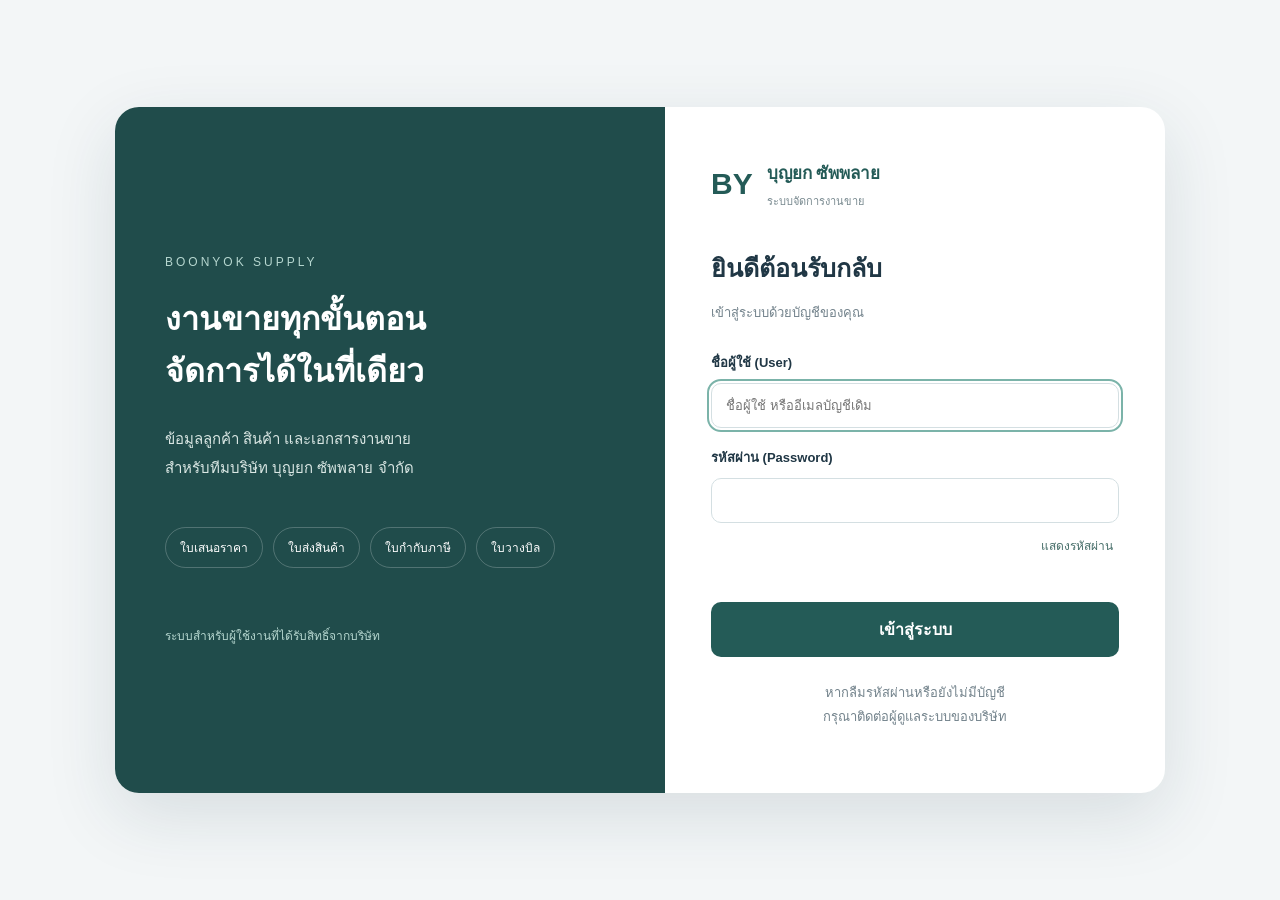
<file: index.html>
<!doctype html>
<html lang="th" class="auth-pending">
  <head>
    <meta charset="UTF-8" />
    <meta name="viewport" content="width=device-width, initial-scale=1.0" />
    <title>Flowbill CRM — ศูนย์กลางงานขาย</title>
    <style>.auth-pending body{visibility:hidden}</style>
    <script src="auth-page.js?v=boonyok-1"></script>
    <link rel="preconnect" href="https://fonts.googleapis.com" />
    <link rel="preconnect" href="https://fonts.gstatic.com" crossorigin />
    <link href="https://fonts.googleapis.com/css2?family=IBM+Plex+Sans+Thai:wght@400;500;600;700&family=Manrope:wght@500;600;700;800&display=swap" rel="stylesheet" />
    <link rel="stylesheet" href="styles.css" />
    <link rel="stylesheet" href="fix.css" />
  </head>
  <body>
    <div class="app-shell">
      <aside class="sidebar">
        <a class="brand" href="#dashboard"><span class="brand-mark">F</span><span>Flowbill <b>CRM</b></span></a>
        <div class="workspace"><span class="avatar">B</span><span><strong>Boonyok supply Co.,Ltd.</strong><small>พื้นที่ทำงานหลัก</small></span><span class="chevron">⌄</span></div>
        <nav>
          <p>ภาพรวม</p>
          <button class="nav-link active" data-page="dashboard"><span>▦</span>แดชบอร์ด</button>
          <p>งานขาย</p>
          <button class="nav-link" data-page="quotations"><span>▧</span>ใบเสนอราคา</button>
          <button class="nav-link" data-page="tax-invoices"><span>▣</span>ใบกำกับภาษี</button>
          <button class="nav-link" data-page="delivery-notes"><span>▥</span>ใบส่งของ</button>
          <button class="nav-link" data-page="invoices"><span>▤</span>ใบวางบิล</button>
          <button class="nav-link" data-page="cash-bills"><span>▧</span>บิลเงินสด</button>
          <p>คลังข้อมูล</p>
          <button class="nav-link" data-page="company-profile"><span>▣</span>ข้อมูลบริษัท</button>
          <button class="nav-link" data-page="customers"><span>♙</span>ลูกค้า</button>
          <button class="nav-link" data-page="products"><span>▱</span>สินค้าและราคา</button>
          <button class="nav-link" data-page="purchase-tax"><span>▧</span>ภาษีซื้อ</button>
          <button class="nav-link" data-page="sales-tax"><span>▤</span>ภาษีขาย</button>
          <button class="nav-link" data-page="settings"><span>⚙</span>ตั้งค่า</button>
          <button class="nav-link" type="button" id="logout-button"><span aria-hidden="true">↪</span>ออกจากระบบ</button>
        </nav>
        <div class="sidebar-note"><span>✦</span><p><b>บุญยก ซัพพลาย</b><br />ระบบจัดการงานขายของบริษัท</p></div>
      </aside>
      <main>
        <header><div><p class="eyebrow" id="breadcrumb">ภาพรวม</p><h1 id="page-title">ภาพรวมบริษัท บุญยก ซัพพลาย จำกัด</h1></div><div class="header-actions"><button class="icon-button" aria-label="การแจ้งเตือน">♢</button><button class="primary" id="new-action">+ สร้างใบเสนอราคา</button></div></header>
        <section id="dashboard" class="page active-page"><p role="status">กำลังโหลดภาพรวมบริษัท…</p></section>
        <section id="customers" class="page"><div class="page-toolbar"><div class="search">⌕ <input id="customer-search" placeholder="ค้นหาชื่อ, บริษัท, เลขผู้เสียภาษี" /></div><button class="primary" id="add-customer">+ เพิ่มลูกค้า</button></div><article class="panel table-panel"><div class="panel-title"><div><h3>ลูกค้าทั้งหมด</h3><p id="customer-count">0 ราย</p></div><button class="ghost">กรอง ⌄</button></div><table><thead><tr><th>ลูกค้า</th><th>เลขผู้เสียภาษี</th><th>โทรศัพท์</th><th>เครดิตเทอม</th><th>ยอดขายสะสม</th><th></th></tr></thead><tbody id="customer-body"></tbody></table></article></section>
        <section id="products" class="page"><div class="page-toolbar"><div class="search">⌕ <input id="product-search" placeholder="ค้นหาสินค้าหรือรหัสสินค้า" /></div><button class="primary" id="add-product">+ เพิ่มสินค้า</button></div><article class="panel table-panel"><div class="panel-title"><div><h3>สินค้าและขนาด</h3><p>ราคาแสดงก่อน VAT</p></div><button class="ghost">หมวดสินค้าทั้งหมด ⌄</button></div><table><thead><tr><th>รหัสสินค้า</th><th>รายการสินค้า</th><th>ขนาด / สเปก</th><th>ราคาขาย</th><th>สถานะ</th><th></th></tr></thead><tbody id="product-body"></tbody></table></article></section>
        <section id="quotations" class="page"><div class="page-toolbar"><div class="tabs"><button class="tab active">ทั้งหมด</button><button class="tab">ร่าง</button><button class="tab">รออนุมัติ</button><button class="tab">อนุมัติแล้ว</button></div><button class="primary" id="add-quotation">+ สร้างใบเสนอราคา</button></div><article class="panel table-panel"><div class="panel-title"><div><h3>ใบเสนอราคา</h3><p>จัดการเอกสารเสนอราคาทั้งหมด</p></div><div class="search small">⌕ <input placeholder="ค้นหาเอกสาร" /></div></div><table><thead><tr><th>เลขที่เอกสาร</th><th>ลูกค้า</th><th>วันที่ออก</th><th>หมดอายุ</th><th>ยอดรวม</th><th>สถานะ</th><th></th></tr></thead><tbody id="quotation-body"></tbody></table></article></section>
        <section id="invoices" class="page"><div class="empty-state"><div class="empty-icon">▤</div><h2>ใบวางบิลจะอยู่ที่นี่</h2><p>เมื่อใบเสนอราคาได้รับการอนุมัติ คุณจะสร้างใบวางบิลและติดตามการชำระเงินได้จากหน้านี้</p><button class="primary" data-page-go="quotations">ไปที่ใบเสนอราคา</button></div></section>
        <section id="settings" class="page"><article class="panel settings-card"><h3>การเชื่อมต่อฐานข้อมูล</h3><p>ขณะนี้รุ่นต้นแบบใช้ Local Storage ในเบราว์เซอร์ การเชื่อม Supabase จะทำให้ทีมใช้งานข้อมูลร่วมกัน มีระบบล็อกอิน และเก็บเอกสารอย่างปลอดภัย</p><div class="setting-row"><div><b>สถานะฐานข้อมูล</b><small>ยังไม่ได้เชื่อมต่อ Supabase</small></div><span class="badge draft">รอตั้งค่า</span></div><div class="setting-row"><div><b>ข้อมูลบริษัท</b><small>Boonyok supply Co.,Ltd. · ผู้ประกอบการจด VAT</small></div><button class="text-button">แก้ไข</button></div></article></section>
      </main>
    </div>
    <dialog id="modal"><form method="dialog" id="modal-form"><button class="modal-close" value="cancel">×</button><div id="modal-content"></div></form></dialog>

    <script>
    // Close is a UI-only action: never submit or validate a document form.
    (()=>{
      const ids=['modal','tax-create-dialog','delivery-form','quotation-delivery-form','billing-create-dialog','tax-edit-dialog','cash-edit-dialog','quotation-edit-dialog'];
      const style=document.createElement('style');
      style.textContent='.document-close-bar{display:flex;justify-content:flex-end;position:sticky;top:0;z-index:20;background:#fff;padding:8px 12px;box-sizing:border-box}dialog .document-close-button{display:grid;place-items:center;width:36px;height:36px;padding:0;margin:0;border:1px solid #dbe2e9;border-radius:9px;background:#fff;color:#566477;font:26px/1 Arial;cursor:pointer}dialog .document-close-button:hover{background:#f1f5f9;color:#172033}dialog .document-close-button:focus-visible{outline:2px solid #237e79;outline-offset:2px}';
      document.head.append(style);
      const attach=dialog=>{
        if(dialog.querySelector('.document-close-bar'))return;
        dialog.querySelector('.modal-close')?.remove();
        const bar=document.createElement('div');bar.className='document-close-bar';
        const button=document.createElement('button');button.type='button';button.className='document-close-button';button.textContent='×';button.setAttribute('aria-label','ปิดหน้าต่าง');button.title='ปิดหน้าต่าง';
        button.onclick=()=>{
          dialog.close('cancel');
          if(dialog.id!=='modal')dialog.remove();
        };
        bar.append(button);dialog.prepend(bar);
      };
      const scan=()=>ids.forEach(id=>{const dialog=document.getElementById(id);if(dialog)attach(dialog);});
      new MutationObserver(records=>{if(records.some(r=>[...r.addedNodes].some(n=>n.nodeType===1)))scan();}).observe(document.body,{childList:true,subtree:true});
      scan();
    })();
    </script>
    <script src="supabase-config.js"></script>
    <script src="app.js?v=member-permissions-1"></script>
    <script src="quotation-filters.js?v=tax-status-1"></script>
    <script src="product-code-picker.js?v=tax-fast-1"></script>
    <script src="document-number.js?v=manual-number-1"></script>
    <script src="office-branch.js?v=issuer-head-1"></script>
    <script src="quotation-editor.js?v=auto-max-1"></script>
    <script src="quotation-actions.js?v=delete-1"></script>
    <script src="quotation-tax.js?v=manual-number-1"></script>
    <script src="quotation-delivery.js?v=manual-number-1"></script>
    <script src="billing-documents.js?v=1"></script>
    <script src="address-format.js?v=1"></script>
    <script src="quotation-layout.js?v=tax-family-1"></script>
    <script src="download-pdf.js?v=tax-family-1"></script>
    <script src="delivery-notes.js?v=integer-qty-1"></script>
    <script src="tax-registers.js?v=1"></script>
    <script src="continuous-form.js?v=office-name-1"></script>
    <script src="document-payment.js?v=cash-bill-payment-retry-2"></script>
  <script src="tax-payment-filters.js?v=tax-create-1"></script>
    <script src="tax-invoice-create.js?v=auto-max-1"></script>
    <script src="tax-invoice-delete.js?v=delete-feedback-1"></script>
    <script src="billing-create.js?v=manual-number-1"></script>
    <script src="tax-invoice-control.js?v=tax-due-date-column-1"></script>
    <script src="company-profile.js?v=issuer-head-1"></script>
    <script src="member-identity.js?v=1"></script>
    <script src="member-permissions.js?v=roles-1"></script>
    <script src="access-control.js?v=roles-1"></script>
    <script src="permission-transport.js?v=roles-1"></script>
    <script src="members.js?v=member-delete-1"></script>
    <script src="document-delete.js?v=all-documents-1"></script>
    <script src="customer-edit.js?v=office-name-1"></script>
    <script src="customer-delete.js?v=1"></script>
    <script src="company-dashboard.js?v=1"></script>
    <script src="tax-invoice-edit.js?v=issuer-head-1"></script>
    <script src="cash-bill-edit.js?v=integer-qty-1"></script>
    <script src="quotation-edit.js?v=integer-qty-1"></script>
    <script src="database.js?v=tax-family-1"></script>
    <script src="logout.js?v=1"></script>
  </body>
</html>
</file>
<file: styles.css>
:root{--ink:#1c2434;--muted:#7d8797;--line:#e8eaf0;--mint:#47c6a4;--navy:#172033;--paper:#f7f8fb;--violet:#7867e7}*{box-sizing:border-box}body{margin:0;background:var(--paper);color:var(--ink);font:14px 'IBM Plex Sans Thai',sans-serif}.app-shell{min-height:100vh;display:grid;grid-template-columns:254px 1fr}.sidebar{background:var(--navy);color:#dce1ec;padding:28px 16px;display:flex;flex-direction:column}.brand{color:#fff;text-decoration:none;font:700 20px Manrope;display:flex;align-items:center;gap:10px;padding:0 10px 27px}.brand b{color:#7ee2c7}.brand-mark{display:grid;place-items:center;width:30px;height:30px;border-radius:9px;background:linear-gradient(140deg,#62d3b0,#5a80ed)}.workspace{border-top:1px solid #2c364b;border-bottom:1px solid #2c364b;padding:17px 8px;display:flex;align-items:center;gap:9px}.avatar{display:grid;place-items:center;border-radius:8px;width:32px;height:32px;background:#e7b765;color:#283145;font-weight:700}.workspace strong,.workspace small{display:block;font-size:12px}.workspace small{color:#8894a9;margin-top:2px}.chevron{margin-left:auto}nav{padding:20px 0;flex:1}nav p{font-size:11px;color:#748096;margin:15px 10px 7px;text-transform:uppercase;letter-spacing:.8px}.nav-link{border:0;background:none;color:#c8cfdd;width:100%;padding:10px;border-radius:7px;text-align:left;font:14px 'IBM Plex Sans Thai';cursor:pointer}.nav-link span{font-size:18px;margin-right:11px;color:#aab5c9}.nav-link:hover,.nav-link.active{background:#2b3650;color:#fff}.nav-link.active span{color:#7ee2c7}.sidebar-note{background:#26344d;border-radius:9px;padding:13px;display:flex;gap:9px;color:#9eabc1;font-size:11px;line-height:1.45}.sidebar-note span{color:#7ee2c7}.sidebar-note p{margin:0}.sidebar-note b{color:#eef3fc}main{padding:31px 42px;max-width:1500px;width:100%;margin:auto}header{display:flex;justify-content:space-between;align-items:center;margin-bottom:29px}.eyebrow{color:#8992a1;font-size:12px;margin:0 0 4px}h1{font-size:25px;margin:0;font-weight:700}h2,h3,p{margin-top:0}.header-actions{display:flex;gap:10px}.icon-button,.ghost,.text-button{background:#fff;border:1px solid var(--line);border-radius:7px;padding:9px 12px;font:13px 'IBM Plex Sans Thai';cursor:pointer}.icon-button{font-size:20px;padding:4px 10px}.primary{border:0;border-radius:7px;background:#1e2b42;color:#fff;padding:10px 15px;font:600 13px 'IBM Plex Sans Thai';cursor:pointer;box-shadow:0 2px 5px #17203322}.primary:hover{background:#33415c}.page{display:none}.page.active-page{display:block}.period{display:flex;justify-content:space-between;margin-bottom:14px;color:var(--muted)}.period .ghost{background:transparent;padding:5px 8px;border:0}.stats{display:grid;grid-template-columns:repeat(4,1fr);gap:16px;margin-bottom:18px}.stats article,.panel{background:#fff;border:1px solid var(--line);border-radius:10px}.stats article{padding:18px}.stat-icon{width:29px;height:29px;border-radius:7px;display:grid;place-items:center;font-size:17px;margin-bottom:13px}.mint{background:#dff7ef;color:#249775}.violet{background:#eeeaff;color:#6f5ce1}.amber{background:#fff1d8;color:#d79427}.sky{background:#e1f4fb;color:#3194bd}.stats p{color:var(--muted);margin-bottom:4px}.stats h2{font:700 22px Manrope;margin:0 0 6px}.stats small{color:#8992a1}.stats small b{color:var(--ink)}.up{color:#34a87f!important}.up i{font-style:normal;color:#8992a1}.content-grid{display:grid;grid-template-columns:1.35fr 1fr;gap:18px;margin-bottom:18px}.panel{padding:20px}.panel-title{display:flex;justify-content:space-between;align-items:flex-start}.panel-title h3{font-size:16px;margin:0 0 3px}.panel-title p{color:var(--muted);font-size:12px;margin:0}.text-button{border:0;background:transparent;color:#6253cb;padding:0}.chart{height:225px;position:relative;padding-left:38px;margin-top:15px}.y-axis{position:absolute;left:0;top:0;height:188px;display:flex;flex-direction:column;justify-content:space-between;color:#a0a7b2;font-size:10px}.bars{height:188px;border-bottom:1px solid #edf0f5;background:repeating-linear-gradient(to bottom,transparent 0,transparent 46px,#edf0f5 47px);display:flex;align-items:end;justify-content:space-around;padding:0 10px}.bars i{width:27px;background:#75d3bb;border-radius:5px 5px 0 0}.bars i:nth-child(6),.bars i:nth-child(7),.bars i:nth-child(9){background:#5369d9}.months{display:flex;justify-content:space-around;color:#929aa9;font-size:10px;padding:10px 3px}.task{display:flex;align-items:center;gap:10px;padding:14px 0;border-bottom:1px solid #edf0f5}.task:last-child{border:0}.task p{font-size:12px;color:var(--muted);margin:2px 0 0}.task>span:last-child{margin-left:auto;color:#9ca3af;font-size:22px}.dot{width:9px;height:9px;border-radius:50%}.orange{background:#eea55b}.purple{background:#8878e5}.blue{background:#58b2d5}.recent{padding-bottom:7px}table{width:100%;border-collapse:collapse;margin-top:15px;text-align:left}th{font-size:11px;color:#8992a1;font-weight:500;padding:10px 8px;border-bottom:1px solid var(--line)}td{padding:13px 8px;border-bottom:1px solid #f0f1f4;font-size:13px}tr:last-child td{border:0}td strong{display:block;font-weight:600}td small{color:var(--muted)}.badge{font-size:11px;padding:4px 8px;border-radius:99px;white-space:nowrap}.approved{background:#e2f7ef;color:#208464}.pending{background:#fff4dc;color:#b57c1d}.draft{background:#f0eff5;color:#747280}.page-toolbar{display:flex;justify-content:space-between;align-items:center;margin-bottom:18px}.search{background:#fff;border:1px solid var(--line);border-radius:7px;padding:8px 10px;color:#a2a9b5;min-width:320px}.search input{border:0;outline:0;font:13px 'IBM Plex Sans Thai';width:90%}.search.small{min-width:200px;padding:6px 9px}.table-panel{padding-bottom:8px}.tabs{display:flex;gap:6px}.tab{border:0;background:transparent;padding:8px 10px;color:#7d8797;font:13px 'IBM Plex Sans Thai';cursor:pointer;border-radius:6px}.tab.active{background:#e8eaff;color:#5546c2}.empty-state{text-align:center;padding:100px 20px}.empty-icon{font-size:38px;color:#6c60d8;margin-bottom:14px}.empty-state h2{font-size:20px;margin-bottom:5px}.empty-state p{color:var(--muted);max-width:430px;margin:0 auto 20px}.settings-card{max-width:720px}.settings-card>p{color:var(--muted);line-height:1.7}.setting-row{display:flex;justify-content:space-between;align-items:center;padding:16px 0;border-top:1px solid var(--line)}.setting-row small{display:block;color:var(--muted);margin-top:3px}dialog{border:0;border-radius:12px;padding:0;box-shadow:0 20px 60px #11182744;width:min(500px,calc(100% - 32px)}dialog::backdrop{background:#18203377}.modal-close{float:right;border:0;background:transparent;font-size:25px;color:#7d8797;cursor:pointer;margin:9px}.form-content{padding:25px}.form-content h2{margin-bottom:20px}.field{display:block;margin:12px 0}.field span{display:block;font-size:12px;font-weight:600;margin-bottom:5px}.field input,.field select{width:100%;border:1px solid #dfe3ea;border-radius:6px;padding:10px;font:14px 'IBM Plex Sans Thai'}.form-actions{display:flex;justify-content:flex-end;gap:8px;margin-top:22px}@media(max-width:900px){.app-shell{grid-template-columns:1fr}.sidebar{display:none}main{padding:24px 18px}.stats{grid-template-columns:repeat(2,1fr)}.content-grid{grid-template-columns:1fr}.recent{overflow:auto}.page-toolbar{gap:10px}.search{min-width:0;flex:1}}@media(max-width:520px){.stats{grid-template-columns:1fr 1fr}header{align-items:flex-start}.header-actions .icon-button{display:none}.header-actions .primary{font-size:11px;padding:9px}.stats article{padding:13px}table{min-width:650px}.table-panel{overflow:auto}}
</file>
<file: fix.css>
dialog { width: min(500px, calc(100% - 32px)); }
</file>
<file: login.css>
*{box-sizing:border-box}body{margin:0;font-family:Tahoma,Arial,sans-serif;color:#203745;background:#f3f6f7;min-height:100vh;display:grid;place-items:center;padding:32px}.login-shell{width:min(1050px,100%);display:grid;grid-template-columns:1.1fr 1fr;background:white;border-radius:24px;overflow:hidden;box-shadow:0 22px 70px #163b4520}.welcome{padding:64px 50px;background:#204c4b;color:#fff;display:flex;flex-direction:column;justify-content:center}.eyebrow{font-size:12px;letter-spacing:3px;color:#b5d6cf}h1{font-size:32px;line-height:1.65;margin:24px 0 12px}.welcome p{font-size:15px;line-height:1.9;color:#dae7e4}.document-list{display:flex;flex-wrap:wrap;gap:10px;margin:30px 0 58px}.document-list span{border:1px solid #ffffff38;border-radius:24px;padding:10px 14px;font-size:12px}.welcome small{font-size:12px;color:#b5d6cf}.login-card{padding:52px 46px}.brand{display:flex;gap:14px;align-items:center;font-size:30px;font-weight:bold;color:#245b57}.brand span{font-size:17px}.brand small{display:block;font-size:11px;color:#78898f;margin-top:6px;font-weight:normal}h2{font-size:25px;margin:38px 0 10px}.intro,.help{color:#72828b;font-size:13px;line-height:1.8}form{margin-top:28px}label{display:block;font-size:13px;font-weight:bold;margin-top:19px}input{width:100%;padding:14px;margin-top:10px;border:1px solid #d4dfe2;border-radius:10px;font:inherit;font-weight:normal}input:focus{outline:2px solid #7bb3a9;outline-offset:2px}button{font:inherit;cursor:pointer}.show{display:block;margin:12px 0 0 auto;background:none;border:0;color:#456d68;font-size:12px}.submit{width:100%;padding:15px;border:0;border-radius:10px;background:#245b57;color:white;font-weight:bold}.submit:disabled{opacity:.6;cursor:wait}[role=alert]{color:#b42332;font-size:13px;line-height:1.7;min-height:20px}.help{text-align:center;margin-top:24px}@media(max-width:720px){body{padding:18px}.login-shell{grid-template-columns:1fr;max-width:460px}.welcome{padding:24px 28px}.welcome h1{font-size:22px;margin:12px 0}.welcome p,.document-list,.welcome small{display:none}.login-card{padding:30px 28px}h2{margin-top:28px}}
</file>
